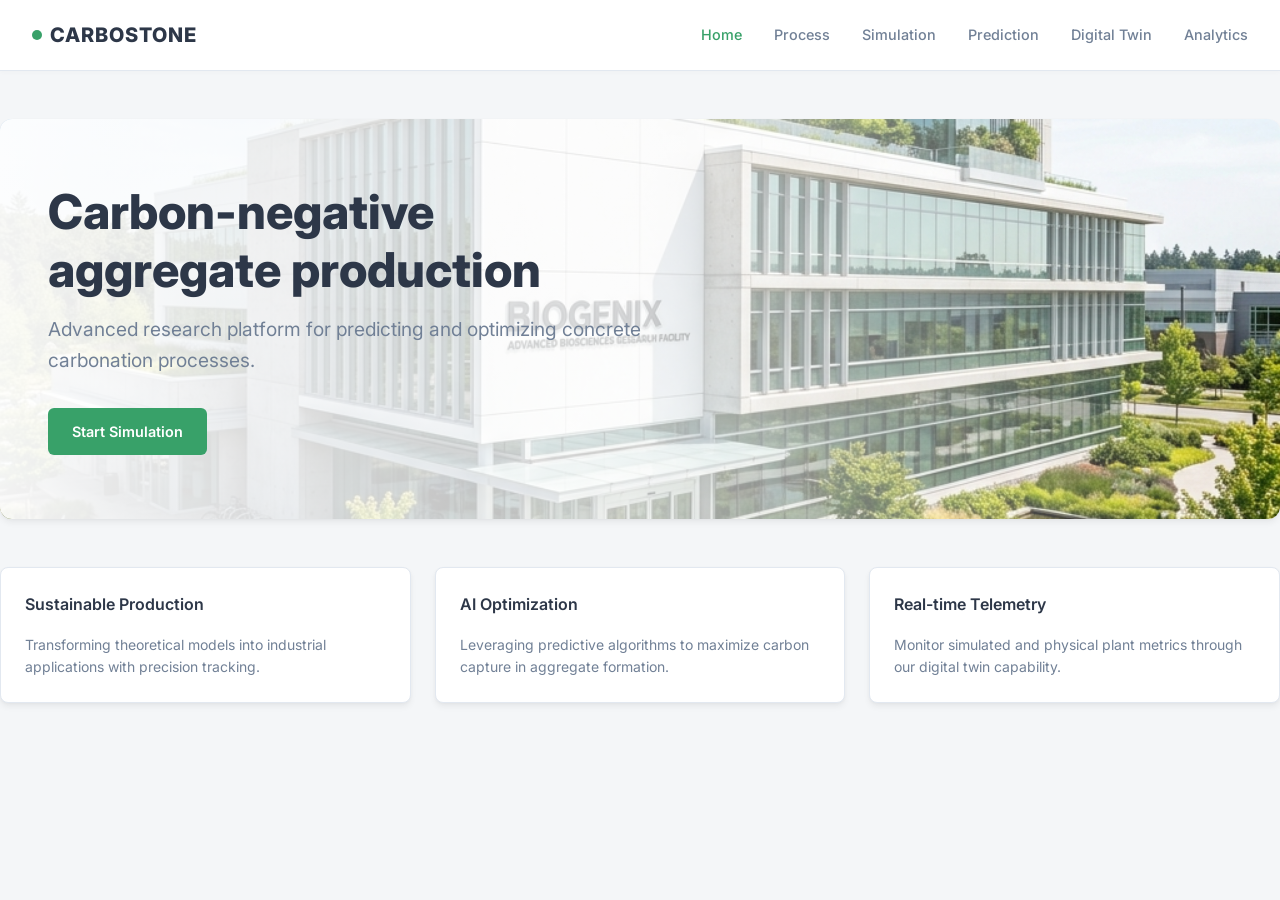
<file: frontend/index.html>
<!DOCTYPE html>
<html lang="en">
<head>
    <meta charset="UTF-8">
    <meta name="viewport" content="width=device-width, initial-scale=1.0">
    <title>CARBOSTONE | Research Platform</title>
    <link href="https://fonts.googleapis.com/css2?family=Inter:wght@400;500;600;700;800&display=swap" rel="stylesheet">
    <link rel="stylesheet" href="css/style.css">
</head>
<body>
    <nav class="navbar">
        <div class="container nav-container">
            <a href="index.html" class="logo"><div class="logo-dot"></div> CARBOSTONE</a>
            <ul class="nav-links">
                <li><a href="index.html" class="active">Home</a></li>
                <li><a href="process.html">Process</a></li>
                <li><a href="simulation.html">Simulation</a></li>
                <li><a href="prediction.html">Prediction</a></li>
                <li><a href="digital-twin.html">Digital Twin</a></li>
                <li><a href="analytics.html">Analytics</a></li>
            </ul>
        </div>
    </nav>

    <div class="page-wrapper container">
        <section class="hero-section">
            <div class="hero-bg"></div>
            <div class="hero-overlay"></div>
            <div class="hero-content">
                <h1>Carbon-negative aggregate production</h1>
                <p>Advanced research platform for predicting and optimizing concrete carbonation processes.</p>
                <a href="simulation.html" class="btn btn-primary">Start Simulation</a>
            </div>
        </section>

        <section class="grid-3">
            <div class="card">
                <div class="card-title">Sustainable Production</div>
                <p class="text-muted text-sm">Transforming theoretical models into industrial applications with precision tracking.</p>
            </div>
            <div class="card">
                <div class="card-title">AI Optimization</div>
                <p class="text-muted text-sm">Leveraging predictive algorithms to maximize carbon capture in aggregate formation.</p>
            </div>
            <div class="card">
                <div class="card-title">Real-time Telemetry</div>
                <p class="text-muted text-sm">Monitor simulated and physical plant metrics through our digital twin capability.</p>
            </div>
        </section>
    </div>

    <script src="js/main.js"></script>
</body>
</html>
</file>
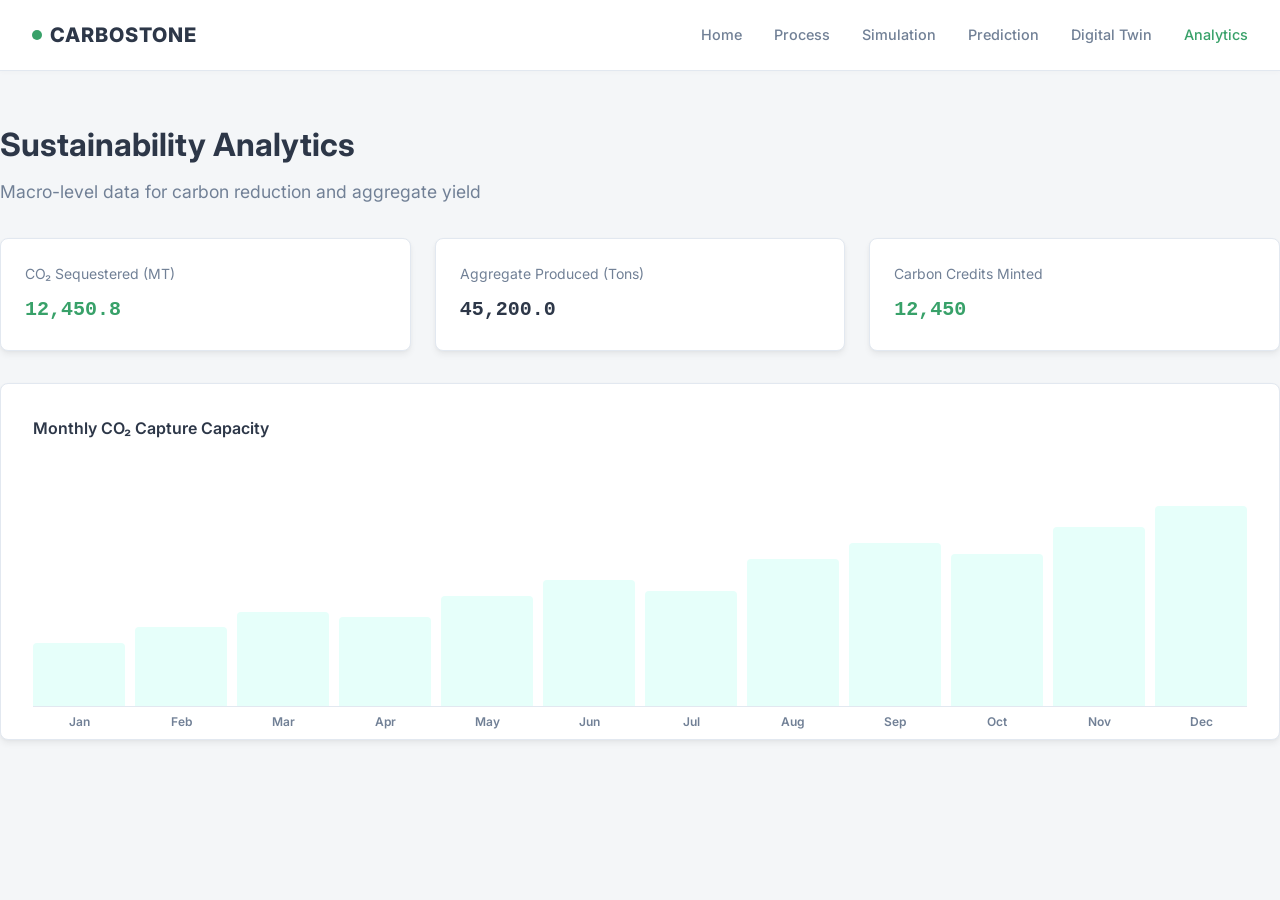
<file: frontend/analytics.html>
<!DOCTYPE html>
<html lang="en">
<head>
    <meta charset="UTF-8">
    <meta name="viewport" content="width=device-width, initial-scale=1.0">
    <title>Analytics | CARBOSTONE</title>
    <link href="https://fonts.googleapis.com/css2?family=Inter:wght@400;500;600;700&display=swap" rel="stylesheet">
    <link rel="stylesheet" href="css/style.css">
</head>
<body>
    <nav class="navbar">
        <div class="container nav-container">
            <a href="index.html" class="logo"><div class="logo-dot"></div> CARBOSTONE</a>
            <ul class="nav-links">
                <li><a href="index.html">Home</a></li>
                <li><a href="process.html">Process</a></li>
                <li><a href="simulation.html">Simulation</a></li>
                <li><a href="prediction.html">Prediction</a></li>
                <li><a href="digital-twin.html">Digital Twin</a></li>
                <li><a href="analytics.html" class="active">Analytics</a></li>
            </ul>
        </div>
    </nav>

    <div class="page-wrapper container">
        <header class="page-header">
            <h1 class="page-title">Sustainability Analytics</h1>
            <p class="page-subtitle">Macro-level data for carbon reduction and aggregate yield</p>
        </header>

        <section class="grid-3 mb-4" style="margin-bottom: 2rem;">
            <div class="card">
                <div class="text-muted text-sm">CO₂ Sequestered (MT)</div>
                <div class="text-xl font-bold" style="font-family: var(--font-mono); margin-top: 0.5rem; color: var(--accent-green);">12,450.8</div>
            </div>
            <div class="card">
                <div class="text-muted text-sm">Aggregate Produced (Tons)</div>
                <div class="text-xl font-bold" style="font-family: var(--font-mono); margin-top: 0.5rem;">45,200.0</div>
            </div>
            <div class="card">
                <div class="text-muted text-sm">Carbon Credits Minted</div>
                <div class="text-xl font-bold" style="font-family: var(--font-mono); margin-top: 0.5rem; color: var(--accent-green);">12,450</div>
            </div>
        </section>

        <section class="card" style="padding: 2rem;">
            <h3 class="card-title">Monthly CO₂ Capture Capacity</h3>
            <div class="chart-placeholder" id="monthly-chart">
                <!-- Javascript will render bars -->
            </div>
        </section>
    </div>

    <script src="js/main.js"></script>
</body>
</html>
</file>
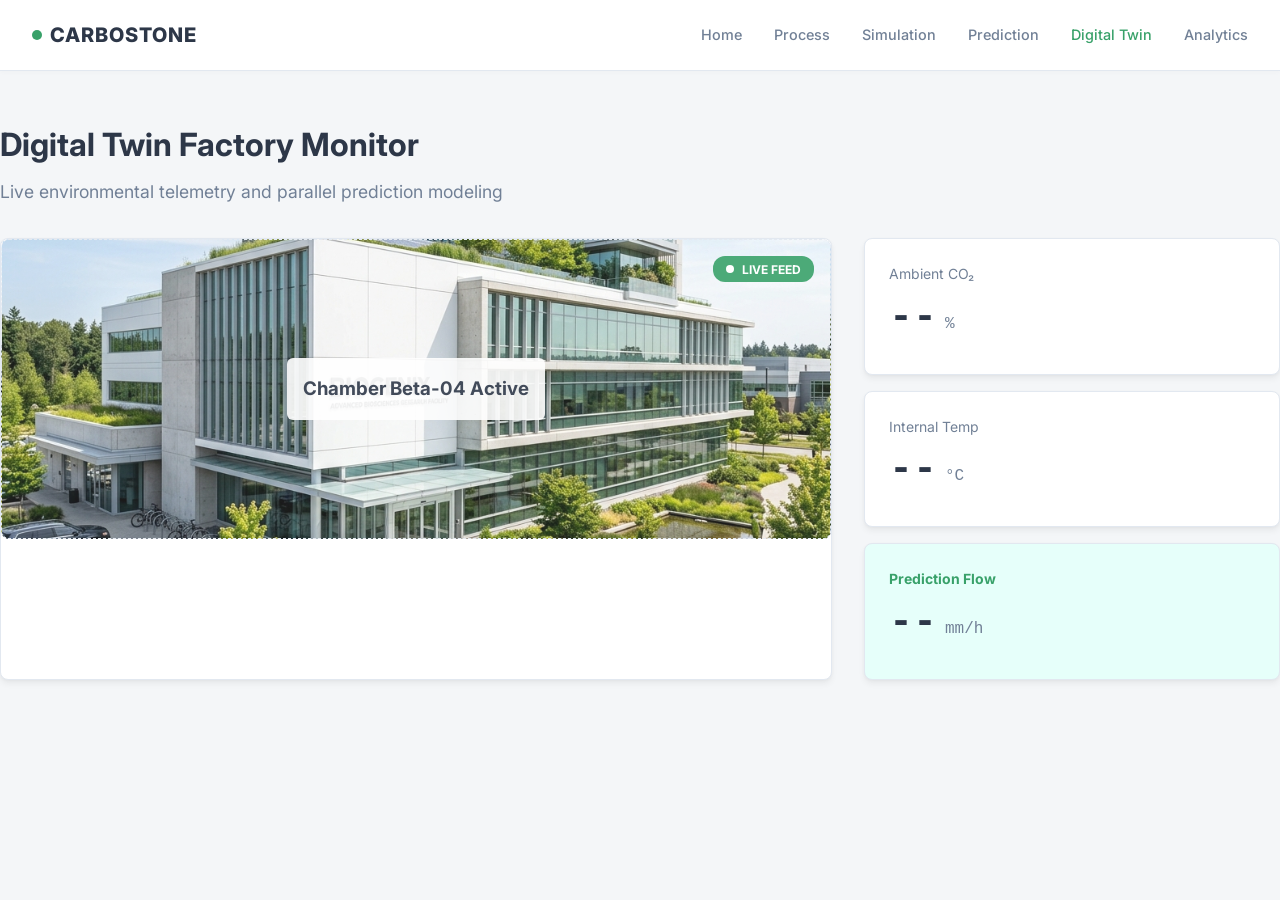
<file: frontend/digital-twin.html>
<!DOCTYPE html>
<html lang="en">
<head>
    <meta charset="UTF-8">
    <meta name="viewport" content="width=device-width, initial-scale=1.0">
    <title>Digital Twin | CARBOSTONE</title>
    <link href="https://fonts.googleapis.com/css2?family=Inter:wght@400;500;600;700&display=swap" rel="stylesheet">
    <link rel="stylesheet" href="css/style.css">
</head>
<body>
    <nav class="navbar">
        <div class="container nav-container">
            <a href="index.html" class="logo"><div class="logo-dot"></div> CARBOSTONE</a>
            <ul class="nav-links">
                <li><a href="index.html">Home</a></li>
                <li><a href="process.html">Process</a></li>
                <li><a href="simulation.html">Simulation</a></li>
                <li><a href="prediction.html">Prediction</a></li>
                <li><a href="digital-twin.html" class="active">Digital Twin</a></li>
                <li><a href="analytics.html">Analytics</a></li>
            </ul>
        </div>
    </nav>

    <div class="page-wrapper container">
        <header class="page-header">
            <h1 class="page-title">Digital Twin Factory Monitor</h1>
            <p class="page-subtitle">Live environmental telemetry and parallel prediction modeling</p>
        </header>

        <div class="twin-grid">
            <div class="card" style="padding: 0; overflow: hidden;">
                <div class="livestream-sim" style="background: url('assets/plant.jpg') center/cover; opacity: 0.9;">
                    <div class="live-indicator"><div class="live-dot"></div> LIVE FEED</div>
                    <div style="background: rgba(255,255,255,0.9); padding: 1rem; border-radius: 6px; color: var(--text-main);">
                        <h3 style="margin-bottom: 0;">Chamber Beta-04 Active</h3>
                    </div>
                </div>
            </div>

            <div style="display: flex; flex-direction: column; gap: 1rem;">
                <div class="card text-center" style="flex:1; display:flex; flex-direction:column; justify-content:center;">
                    <div class="text-sm text-muted">Ambient CO₂</div>
                    <div class="monitor-large" id="dt-co2">-- <span>%</span></div>
                </div>
                <div class="card text-center" style="flex:1; display:flex; flex-direction:column; justify-content:center;">
                    <div class="text-sm text-muted">Internal Temp</div>
                    <div class="monitor-large" id="dt-temp">-- <span>°C</span></div>
                </div>
                <div class="card text-center" style="flex:1; display:flex; flex-direction:column; justify-content:center; background: var(--accent-green-light);">
                    <div class="text-sm text-green font-bold">Prediction Flow</div>
                    <div class="monitor-large text-green" id="dt-pred">-- <span>mm/h</span></div>
                </div>
            </div>
        </div>
    </div>

    <script src="js/digital.js"></script>
</body>
</html>
</file>
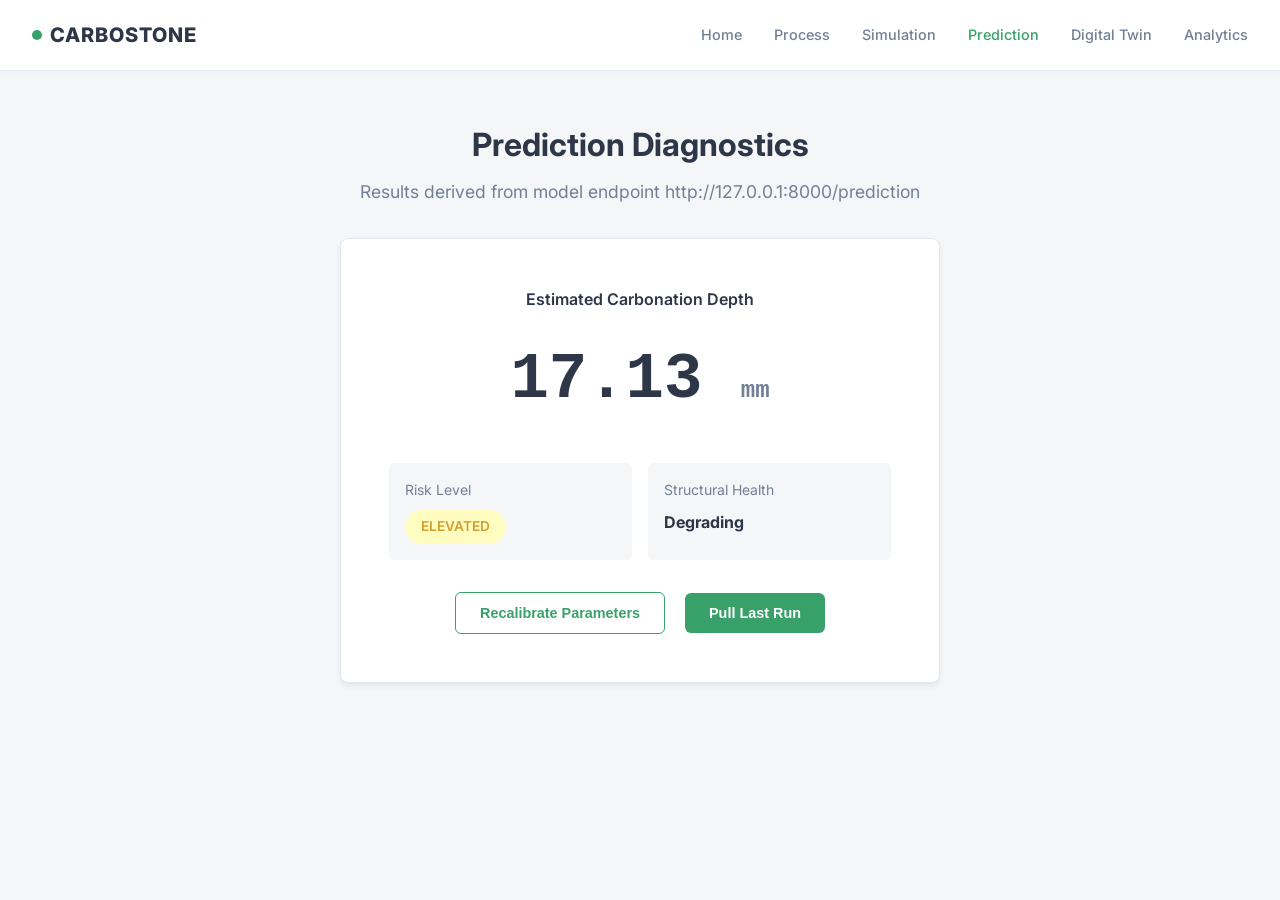
<file: frontend/prediction.html>
<!DOCTYPE html>
<html lang="en">
<head>
    <meta charset="UTF-8">
    <meta name="viewport" content="width=device-width, initial-scale=1.0">
    <title>Prediction | CARBOSTONE</title>
    <link href="https://fonts.googleapis.com/css2?family=Inter:wght@400;500;600;700&display=swap" rel="stylesheet">
    <link rel="stylesheet" href="css/style.css">
</head>
<body>
    <nav class="navbar">
        <div class="container nav-container">
            <a href="index.html" class="logo"><div class="logo-dot"></div> CARBOSTONE</a>
            <ul class="nav-links">
                <li><a href="index.html">Home</a></li>
                <li><a href="process.html">Process</a></li>
                <li><a href="simulation.html">Simulation</a></li>
                <li><a href="prediction.html" class="active">Prediction</a></li>
                <li><a href="digital-twin.html">Digital Twin</a></li>
                <li><a href="analytics.html">Analytics</a></li>
            </ul>
        </div>
    </nav>

    <div class="page-wrapper container">
        <header class="page-header" style="text-align: center;">
            <h1 class="page-title">Prediction Diagnostics</h1>
            <p class="page-subtitle">Results derived from model endpoint http://127.0.0.1:8000/prediction</p>
        </header>

        <div class="card prediction-results" style="max-width: 600px; margin: 0 auto;">
            <h3 class="card-title" style="justify-content: center;">Estimated Carbonation Depth</h3>
            <div class="pred-value" id="pred-depth">-- <span>mm</span></div>
            
            <div style="display: flex; gap: 1rem; justify-content: center; margin-top: 2rem;">
                <div style="text-align: left; background: var(--bg-page); padding: 1rem; border-radius: 6px; flex: 1;">
                    <div class="text-sm text-muted">Risk Level</div>
                    <div class="badge" id="pred-risk" style="margin-top: 0.5rem;">AWAITING</div>
                </div>
                <div style="text-align: left; background: var(--bg-page); padding: 1rem; border-radius: 6px; flex: 1;">
                    <div class="text-sm text-muted">Structural Health</div>
                    <div class="font-bold" id="pred-health" style="margin-top: 0.5rem;">--</div>
                </div>
            </div>
            
            <div style="margin-top: 2rem;">
                <button class="btn btn-outline" onclick="window.location.href='simulation.html'">Recalibrate Parameters</button>
                <button class="btn btn-primary" id="btn-fetch-latest" style="margin-left: 1rem;">Pull Last Run</button>
            </div>
        </div>
    </div>

    <script src="js/prediction.js"></script>
</body>
</html>
</file>
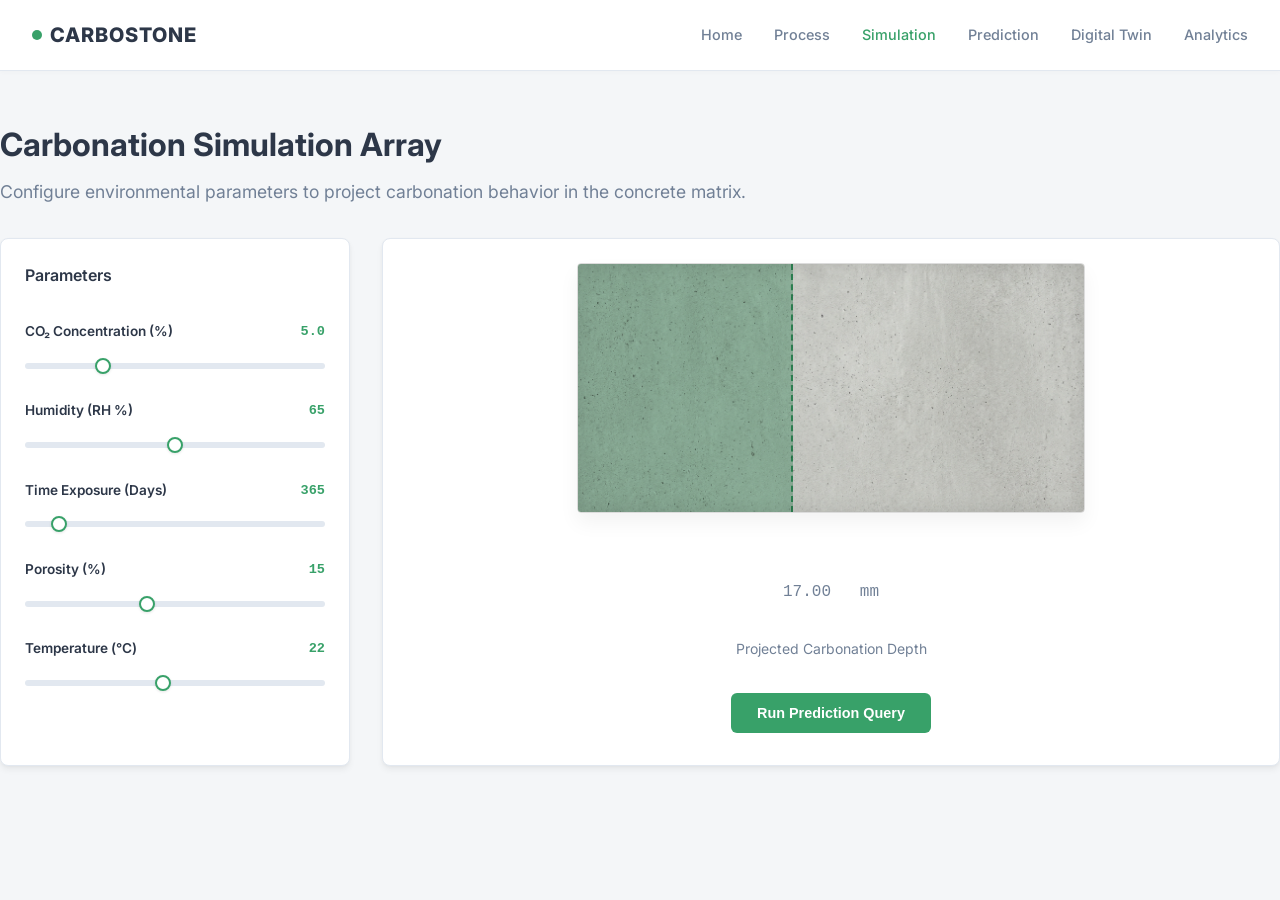
<file: frontend/simulation.html>
<!DOCTYPE html>
<html lang="en">
<head>
    <meta charset="UTF-8">
    <meta name="viewport" content="width=device-width, initial-scale=1.0">
    <title>Simulation | CARBOSTONE</title>
    <link href="https://fonts.googleapis.com/css2?family=Inter:wght@400;500;600;700&display=swap" rel="stylesheet">
    <link rel="stylesheet" href="css/style.css">
</head>
<body>
    <nav class="navbar">
        <div class="container nav-container">
            <a href="index.html" class="logo"><div class="logo-dot"></div> CARBOSTONE</a>
            <ul class="nav-links">
                <li><a href="index.html">Home</a></li>
                <li><a href="process.html">Process</a></li>
                <li><a href="simulation.html" class="active">Simulation</a></li>
                <li><a href="prediction.html">Prediction</a></li>
                <li><a href="digital-twin.html">Digital Twin</a></li>
                <li><a href="analytics.html">Analytics</a></li>
            </ul>
        </div>
    </nav>

    <div class="page-wrapper container">
        <header class="page-header">
            <h1 class="page-title">Carbonation Simulation Array</h1>
            <p class="page-subtitle">Configure environmental parameters to project carbonation behavior in the concrete matrix.</p>
        </header>

        <div class="sim-layout">
            <!-- Left: Inputs -->
            <div class="card">
                <h3 class="card-title" style="margin-bottom: 2rem;">Parameters</h3>
                
                <form id="sim-form">
                    <div class="param-group">
                        <label class="param-label">CO₂ Concentration (%) <span class="param-val" id="val-co2">5.0</span></label>
                        <input type="range" class="research-slider" id="slider-co2" min="0.1" max="20" step="0.1" value="5.0">
                    </div>
                    
                    <div class="param-group">
                        <label class="param-label">Humidity (RH %) <span class="param-val" id="val-humid">65</span></label>
                        <input type="range" class="research-slider" id="slider-humid" min="30" max="100" step="1" value="65">
                    </div>

                    <div class="param-group">
                        <label class="param-label">Time Exposure (Days) <span class="param-val" id="val-time">365</span></label>
                        <input type="range" class="research-slider" id="slider-time" min="30" max="3650" step="30" value="365">
                    </div>

                    <div class="param-group">
                        <label class="param-label">Porosity (%) <span class="param-val" id="val-pore">15</span></label>
                        <input type="range" class="research-slider" id="slider-pore" min="5" max="30" step="1" value="15">
                    </div>

                    <div class="param-group">
                        <label class="param-label">Temperature (°C) <span class="param-val" id="val-temp">22</span></label>
                        <input type="range" class="research-slider" id="slider-temp" min="-10" max="60" step="1" value="22">
                    </div>
                </form>
            </div>

            <!-- Right: Visualizer -->
            <div class="card sim-visual-card">
                <div class="concrete-block">
                    <div class="carb-overlay" id="carb-layer"></div>
                </div>
                <div class="sim-measurement"><span id="metric-depth">0.00</span> <span>mm</span></div>
                <p class="text-muted text-sm" style="margin-top: 1rem;">Projected Carbonation Depth</p>
                <div style="margin-top: 2rem; width: 100%; text-align: center;">
                    <button class="btn btn-primary" id="btn-run-sim" style="width: 200px;">Run Prediction Query</button>
                    <p class="text-xs text-muted" style="margin-top:0.5rem;" id="sim-status"></p>
                </div>
            </div>
        </div>

    </div>

    <script src="js/simulation.js"></script>
</body>
</html>
</file>
<file: frontend/css/style.css>
:root {
    /* Color Palette - Clean Research Theme */
    --bg-page: #f4f6f8; /* Soft light grey background */
    --bg-card: #ffffff; /* Crisp white for cards */
    --text-main: #2d3748; /* Slate grey, softer than pure black */
    --text-muted: #718096; /* Lighter grey for labels/subtitles */
    --accent-green: #38a169; /* Professional eco-green */
    --accent-green-hover: #2f855a;
    --accent-green-light: #e6fffa;
    --border-color: #e2e8f0;
    --danger: #e53e3e;
    --warning: #d69e2e;
    
    /* Shadows */
    --shadow-soft: 0 4px 6px rgba(0, 0, 0, 0.05), 0 1px 3px rgba(0, 0, 0, 0.03);
    --shadow-hover: 0 10px 15px rgba(0, 0, 0, 0.08), 0 4px 6px rgba(0, 0, 0, 0.04);
    
    /* Typography */
    --font-sans: 'Inter', system-ui, -apple-system, sans-serif;
    --font-mono: 'SFMono-Regular', Consolas, 'Liberation Mono', Menlo, monospace;
}

* { margin: 0; padding: 0; box-sizing: border-box; }

body {
    background-color: var(--bg-page);
    color: var(--text-main);
    font-family: var(--font-sans);
    line-height: 1.6;
    -webkit-font-smoothing: antialiased;
}

/* Base Layout Objects */
.container {
    max-width: 1280px;
    margin: 0 auto;
    padding: 0 2rem;
}

.mono { font-family: var(--font-mono); }

/* Global Navbar */
.navbar {
    background-color: var(--bg-card);
    border-bottom: 1px solid var(--border-color);
    position: sticky;
    top: 0;
    z-index: 100;
    box-shadow: 0 2px 4px rgba(0,0,0,0.02);
}

.nav-container {
    display: flex;
    justify-content: space-between;
    align-items: center;
    height: 70px;
}

.logo {
    font-weight: 800;
    font-size: 1.25rem;
    color: var(--text-main);
    text-decoration: none;
    letter-spacing: 1px;
    display: flex; align-items: center; gap: 0.5rem;
}

.logo-dot { width: 10px; height: 10px; background-color: var(--accent-green); border-radius: 50%; }

.nav-links {
    display: flex;
    gap: 2rem;
    list-style: none;
}

.nav-links a {
    text-decoration: none;
    color: var(--text-muted);
    font-weight: 500;
    font-size: 0.9rem;
    transition: color 0.2s;
    padding: 0.5rem 0;
}

.nav-links a:hover, .nav-links a.active {
    color: var(--accent-green);
}

/* Cards */
.card {
    background: var(--bg-card);
    border: 1px solid var(--border-color);
    border-radius: 8px;
    padding: 1.5rem;
    box-shadow: var(--shadow-soft);
    transition: box-shadow 0.2s;
}

.card:hover {
    box-shadow: var(--shadow-hover);
}

.card-title {
    font-size: 1rem;
    font-weight: 600;
    color: var(--text-main);
    margin-bottom: 1rem;
    display: flex; align-items: center; justify-content: space-between;
}

/* Buttons */
.btn {
    display: inline-flex;
    align-items: center;
    justify-content: center;
    padding: 0.75rem 1.5rem;
    border-radius: 6px;
    font-weight: 600;
    font-size: 0.9rem;
    text-decoration: none;
    cursor: pointer;
    transition: all 0.2s;
    border: none;
}

.btn-primary {
    background-color: var(--accent-green);
    color: white;
}
.btn-primary:hover { background-color: var(--accent-green-hover); }

.btn-outline {
    background-color: transparent;
    color: var(--accent-green);
    border: 1px solid var(--accent-green);
}
.btn-outline:hover { background-color: var(--accent-green-light); }

/* Typography Utilities */
.text-xs { font-size: 0.75rem; }
.text-sm { font-size: 0.875rem; }
.text-lg { font-size: 1.125rem; }
.text-xl { font-size: 1.25rem; }
.font-bold { font-weight: 700; }
.text-muted { color: var(--text-muted); }
.text-green { color: var(--accent-green); }

/* Main Content Area */
.page-wrapper { padding: 3rem 0; }
.page-header { margin-bottom: 2rem; }
.page-title { font-size: 2rem; font-weight: 700; color: var(--text-main); margin-bottom: 0.5rem; }
.page-subtitle { color: var(--text-muted); font-size: 1.1rem; }

/* Dashboard Grids */
.grid-2 { display: grid; grid-template-columns: repeat(2, 1fr); gap: 1.5rem; }
.grid-3 { display: grid; grid-template-columns: repeat(3, 1fr); gap: 1.5rem; }
.grid-4 { display: grid; grid-template-columns: repeat(4, 1fr); gap: 1.5rem; }

/* ------------------- Landing Page (index.html) ------------------- */
.hero-section {
    position: relative;
    height: 400px;
    border-radius: 12px;
    overflow: hidden;
    margin-bottom: 3rem;
    display: flex; align-items: center; padding: 3rem;
    box-shadow: var(--shadow-soft);
}
.hero-bg {
    position: absolute; top: 0; left: 0; width: 100%; height: 100%;
    background: url('../assets/factory.jpg') center/cover no-repeat;
    z-index: 1;
}
.hero-overlay {
    position: absolute; top: 0; left: 0; width: 100%; height: 100%;
    background: linear-gradient(to right, rgba(255,255,255,0.95) 0%, rgba(255,255,255,0.7) 50%, transparent 100%);
    z-index: 2;
}
.hero-content {
    position: relative; z-index: 3; max-width: 600px;
}
.hero-content h1 { font-size: 3rem; font-weight: 800; color: var(--text-main); line-height: 1.2; margin-bottom: 1rem;}
.hero-content p { font-size: 1.2rem; color: var(--text-muted); margin-bottom: 2rem;}

/* ------------------- Process Page (process.html) ------------------- */
.process-timeline {
    display: flex; flex-direction: column; gap: 1rem; max-width: 800px; margin: 0 auto;
}
.process-step { display: flex; gap: 1.5rem; }
.step-number { 
    width: 40px; height: 40px; border-radius: 50%; background: var(--accent-green-light);
    color: var(--accent-green); display: flex; align-items: center; justify-content: center;
    font-weight: 700; flex-shrink: 0; flex-direction: column;
}
.step-card { flex: 1; cursor: pointer; }
.step-details { display: none; margin-top: 1rem; color: var(--text-muted); font-size: 0.95rem; border-top: 1px solid var(--border-color); padding-top: 1rem;}
.step-card.expanded .step-details { display: block; }
.step-header { display: flex; justify-content: space-between; align-items: center; }
.step-header h3 { font-size: 1.1rem; }

/* ------------------- Simulation Space (simulation.html) ------------------- */
.sim-layout { display: grid; grid-template-columns: 350px 1fr; gap: 2rem; }

.param-group { margin-bottom: 1.5rem; }
.param-label { display: flex; justify-content: space-between; font-size: 0.85rem; font-weight: 600; color: var(--text-main); margin-bottom: 0.5rem; }
.param-val { color: var(--accent-green); font-family: var(--font-mono); }

.research-slider {
    width: 100%; -webkit-appearance: none; appearance: none; height: 6px; background: var(--border-color); border-radius: 3px; outline: none; margin-top: 5px;
}
.research-slider::-webkit-slider-thumb {
    -webkit-appearance: none; width: 16px; height: 16px; border-radius: 50%;
    background: var(--bg-card); border: 2px solid var(--accent-green); cursor: pointer; box-shadow: 0 1px 3px rgba(0,0,0,0.1);
}

.sim-visual-card { display: flex; flex-direction: column; align-items: center; justify-content: center; min-height: 400px; }
.concrete-block {
    width: 60%; height: 250px; background: url('../assets/concrete.jpg') center/cover;
    position: relative; border-radius: 4px; box-shadow: inset 0 0 20px rgba(0,0,0,0.1), 0 10px 20px rgba(0,0,0,0.05); border: 1px solid #dcdcdc;
    overflow: hidden;
}
.carb-overlay {
    position: absolute; top: 0; left: 0; width: 0%; height: 100%;
    background: rgba(56, 161, 105, 0.4); /* Green overlay */
    mix-blend-mode: multiply; border-right: 2px dashed var(--accent-green); transition: width 0.3s ease;
}
.sim-measurement {
    margin-top: 2rem; font-size: 3rem; font-weight: 800; color: var(--text-main); font-family: var(--font-mono);
}
.sim-measurement span { font-size: 1rem; color: var(--text-muted); font-weight: 500;}


/* ------------------- Prediction Page (prediction.html) ------------------- */
.prediction-results { text-align: center; padding: 3rem; }
.pred-value { font-size: 4rem; font-weight: 700; color: var(--text-main); margin: 1rem 0; font-family: var(--font-mono);}
.pred-value span { font-size: 1.5rem; color: var(--text-muted); }

.badge { padding: 0.4rem 1rem; border-radius: 20px; font-weight: 600; font-size: 0.85rem; display: inline-block;}
.badge-safe { background: var(--accent-green-light); color: var(--accent-green); }
.badge-warn { background: #fefcbf; color: var(--warning); }
.badge-danger { background: #fed7d7; color: var(--danger); }

/* ------------------- Digital Twin (digital-twin.html) ------------------- */
.twin-grid { display: grid; grid-template-columns: 2fr 1fr; gap: 2rem; }
.monitor-large { font-size: 2.5rem; font-weight: 700; font-family: var(--font-mono); color: var(--text-main); display: flex; align-items: baseline; gap: 0.5rem;}
.monitor-large span { font-size: 1rem; color: var(--text-muted); font-weight: 500;}

.livestream-sim {
    background: var(--bg-page); border: 1px dashed var(--border-color); border-radius: 8px; height: 300px;
    display: flex; align-items: center; justify-content: center; color: var(--text-muted); font-weight: 500;
    position: relative; overflow: hidden;
}
.live-indicator {
    position: absolute; top: 1rem; right: 1rem; background: var(--accent-green); color: white; padding: 0.2rem 0.8rem;
    border-radius: 12px; font-size: 0.75rem; font-weight: 700; display: flex; align-items: center; gap: 0.5rem;
}
.live-dot { width: 8px; height: 8px; background: white; border-radius: 50%; animation: blink 1.5s infinite;}
@keyframes blink { 0%, 100% { opacity: 1; } 50% { opacity: 0.3; } }

/* ------------------- Analytics (analytics.html) ------------------- */
.chart-placeholder {
    height: 250px; display: flex; align-items: flex-end; gap: 10px; padding-top: 2rem; border-bottom: 1px solid var(--border-color); margin-top: 1rem;
}
.bar {
    flex: 1; background: var(--accent-green-light); border-top-left-radius: 4px; border-top-right-radius: 4px; position: relative;
    transition: background 0.3s;
}
.bar:hover { background: var(--accent-green); }
.bar-label {
    position: absolute; bottom: -25px; width: 100%; text-align: center; font-size: 0.75rem; color: var(--text-muted); font-weight: 600;
}
</file>
